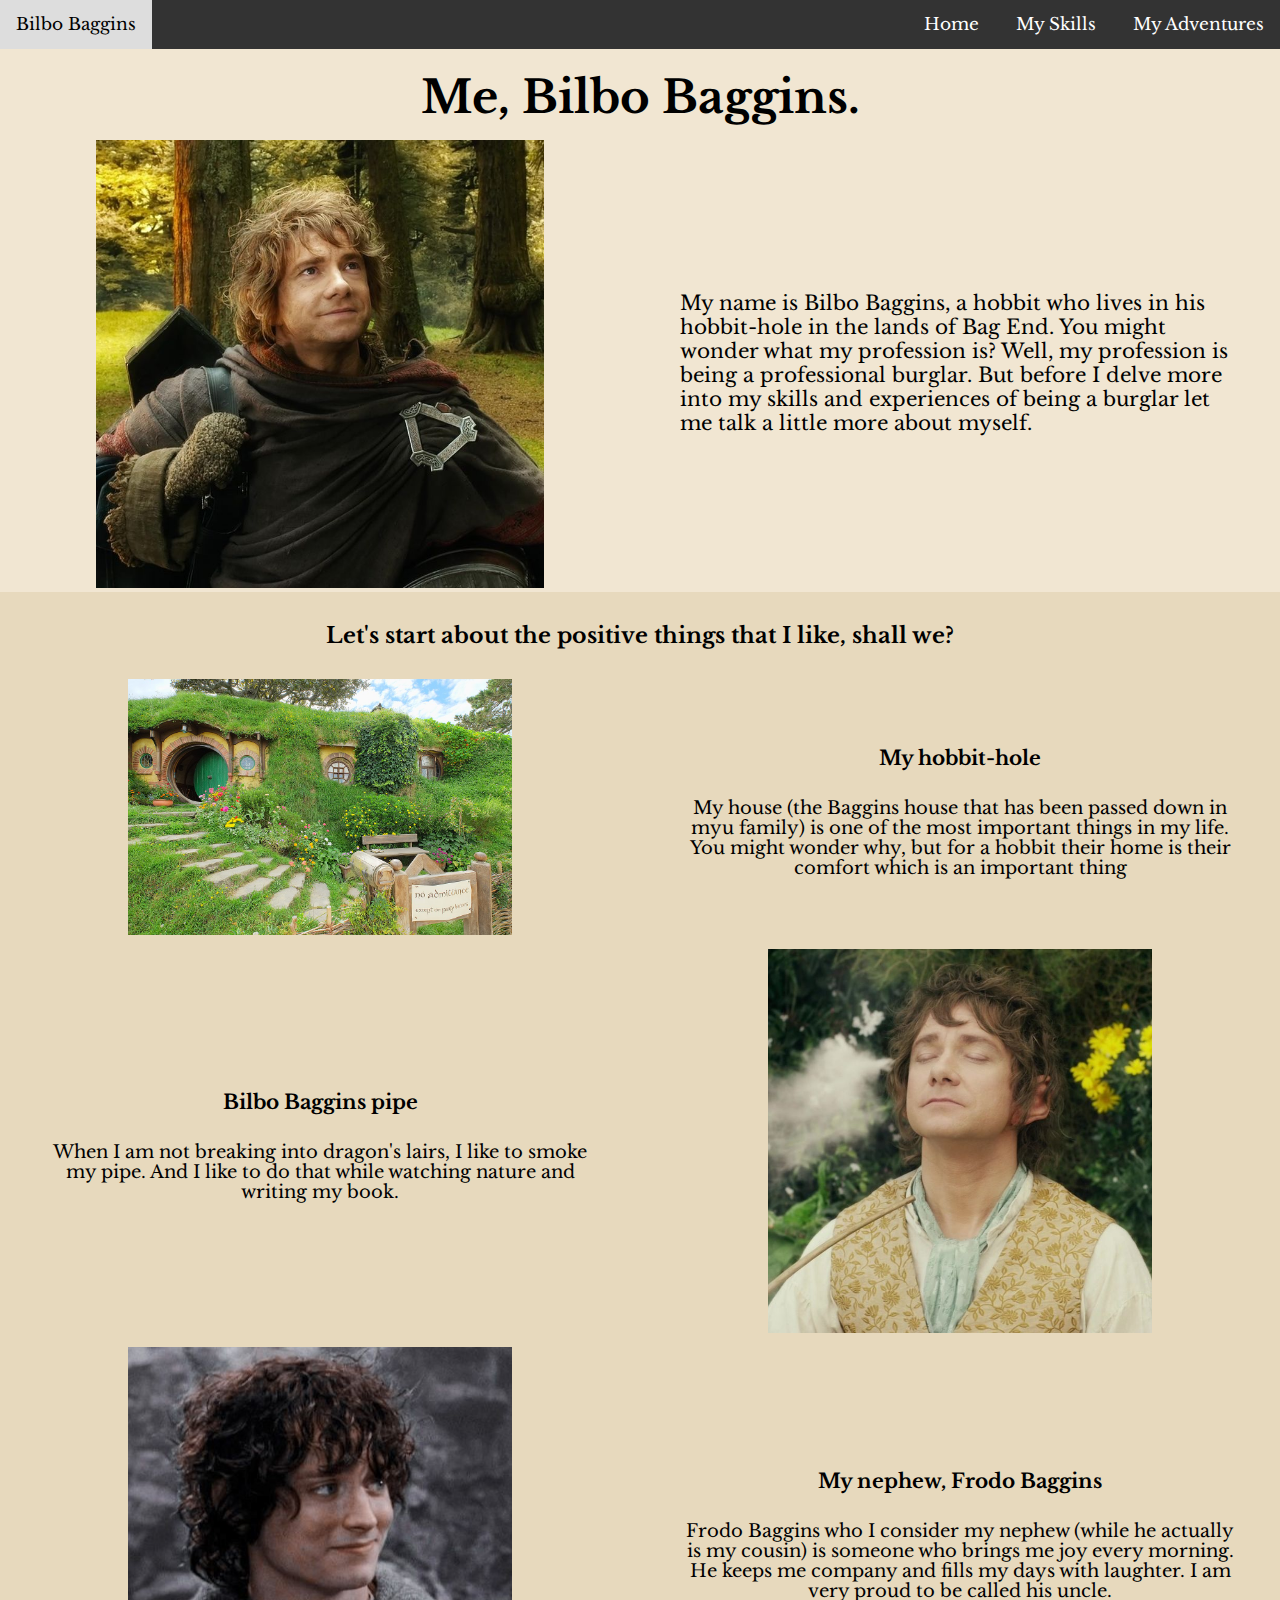
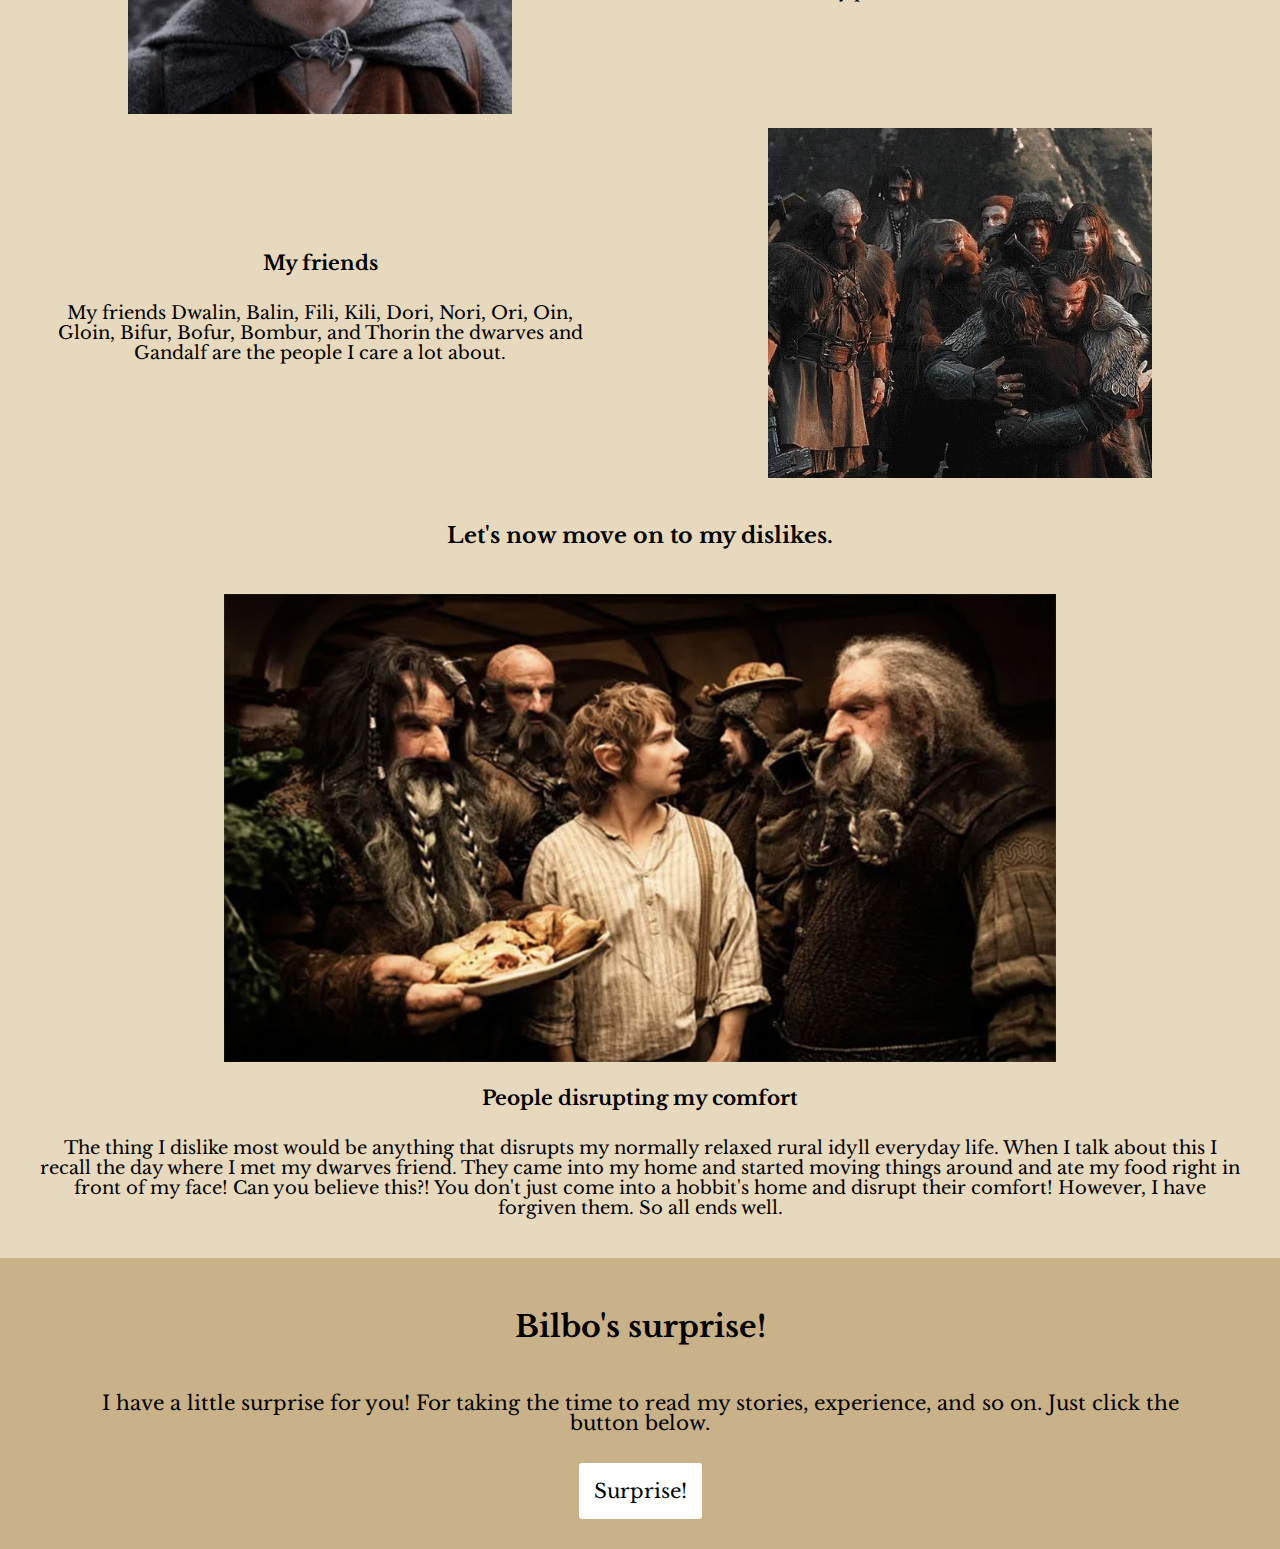
<file: index.html>
<!DOCTYPE html>
<html lang="en">
	<head>
		<meta charset="UTF-8" />
		<meta http-equiv="X-UA-Compatible" content="IE=edge" />
		<meta name="viewport" content="width=device-width, initial-scale=1.0" />
		<link
			rel="stylesheet"
			href="https://cdnjs.cloudflare.com/ajax/libs/font-awesome/4.7.0/css/font-awesome.min.css"
		/>
		<link rel="stylesheet" href="style.css" />
		<title>Bilbo Baggins</title>
		<meta name="description" content="hier de info" />
	</head>

	<body class="index-body">
		<!-- Begin hamburger menu -->
		<div class="topnav">
			<a href="#home" class="active"> Bilbo Baggins</a>
			<div id="myLinks">
				<a href="index.html">Home</a>
				<a href="my-skills.html">My Skills</a>
				<a href="my-adventures.html">My Adventures</a>
			</div>
			<a href="javascript:void(0);" class="icon" onclick="myFunction()">
				<i class="fa fa-bars"></i>
			</a>
		</div>

		<script>
			function myFunction() {
				var x = document.getElementById("myLinks");
				if (x.style.display === "block") {
					x.style.display = "none";
				} else {
					x.style.display = "block";
				}
			}
		</script>
		<!-- Einde hamburger menu -->

		<!-- Begin introductie -->
		<header>
			<div class="header-wrapper">
				<div class="introductie-tekst">
					<h1>Me, Bilbo Baggins.</h1>
					<div class="flex">
						<div>
							<img src="images/bilbo-baggins-intro.jpg" class="bilbo-pic" />
						</div>
						<div class="text">
							<p>
								My name is Bilbo Baggins, a hobbit who lives in his hobbit-hole
								in the lands of Bag End. You might wonder what my profession is?
								Well, my profession is being a professional burglar. But before
								I delve more into my skills and experiences of being a burglar
								let me talk a little more about myself.
							</p>
						</div>
					</div>
				</div>
			</div>
		</header>
		<!-- Einde introductie -->

		<!-- Extra informatie over Bilbo -->
		<div class="wrapper">
			<div class="information">
				<div class="informatie-Bilbo">
					<h2>Let's start about the positive things that I like, shall we?</h2>
				</div>

				<div class="item">
					<div>
						<img src="images/hobbit-house.jpg" class="hobbit-house-pic" />
					</div>
					<div class="text2">
						<h3>My hobbit-hole</h3>
						<p>
							My house (the Baggins house that has been passed down in myu
							family) is one of the most important things in my life. You might
							wonder why, but for a hobbit their home is their comfort which is
							an important thing
						</p>
					</div>
				</div>

				<div class="item flip">
					<div>
						<img src="images/bilbo-with-pipe.jpg" class="pipe-pic" />
					</div>
					<div class="text3">
						<h3>Bilbo Baggins pipe</h3>
						<p>
							When I am not breaking into dragon's lairs, I like to smoke my
							pipe. And I like to do that while watching nature and writing my
							book.
						</p>
					</div>
				</div>

				<div class="item">
					<div>
						<img src="images/frodo-baggins.jpg" class="frodo-pic" />
					</div>
					<div class="text4">
						<h3>My nephew, Frodo Baggins</h3>
						<p>
							Frodo Baggins who I consider my nephew (while he actually is my
							cousin) is someone who brings me joy every morning. He keeps me
							company and fills my days with laughter. I am very proud to be
							called his uncle.
						</p>
					</div>
				</div>

				<div class="item flip">
					<div>
						<img
							src="images/bilbo-with-dwarves.jpg"
							class="bilbo-dwarves-pic"
						/>
					</div>
					<div class="text5">
						<h3>My friends</h3>
						<p>
							My friends Dwalin, Balin, Fili, Kili, Dori, Nori, Ori, Oin, Gloin,
							Bifur, Bofur, Bombur, and Thorin the dwarves and Gandalf are the
							people I care a lot about.
						</p>
					</div>
				</div>
			</div>

			<div class="informatie-Bilbo">
				<h2>Let's now move on to my dislikes.</h2>
			</div>

			<div class="item2">
				<img src="images/dwarves-stealing-food.jpg" class="bilbo-food-pic" />
				<h3>People disrupting my comfort</h3>
				<p>
					The thing I dislike most would be anything that disrupts my normally
					relaxed rural idyll everyday life. When I talk about this I recall the
					day where I met my dwarves friend. They came into my home and started
					moving things around and ate my food right in front of my face! Can
					you believe this?! You don't just come into a hobbit's home and
					disrupt their comfort! However, I have forgiven them. So all ends
					well.
				</p>
			</div>
		</div>

		<div class="footer">
			<div class="footer-wrapper">
				<h4>Bilbo's surprise!</h4>
				<p>
					I have a little surprise for you! For taking the time to read my
					stories, experience, and so on. Just click the button below.
				</p>
				<a href="https://www.youtube.com/watch?v=TcYTMbtE7AI" class="surprise"
					>Surprise!</a
				>
			</div>
		</div>
	</body>
</html>
</file>
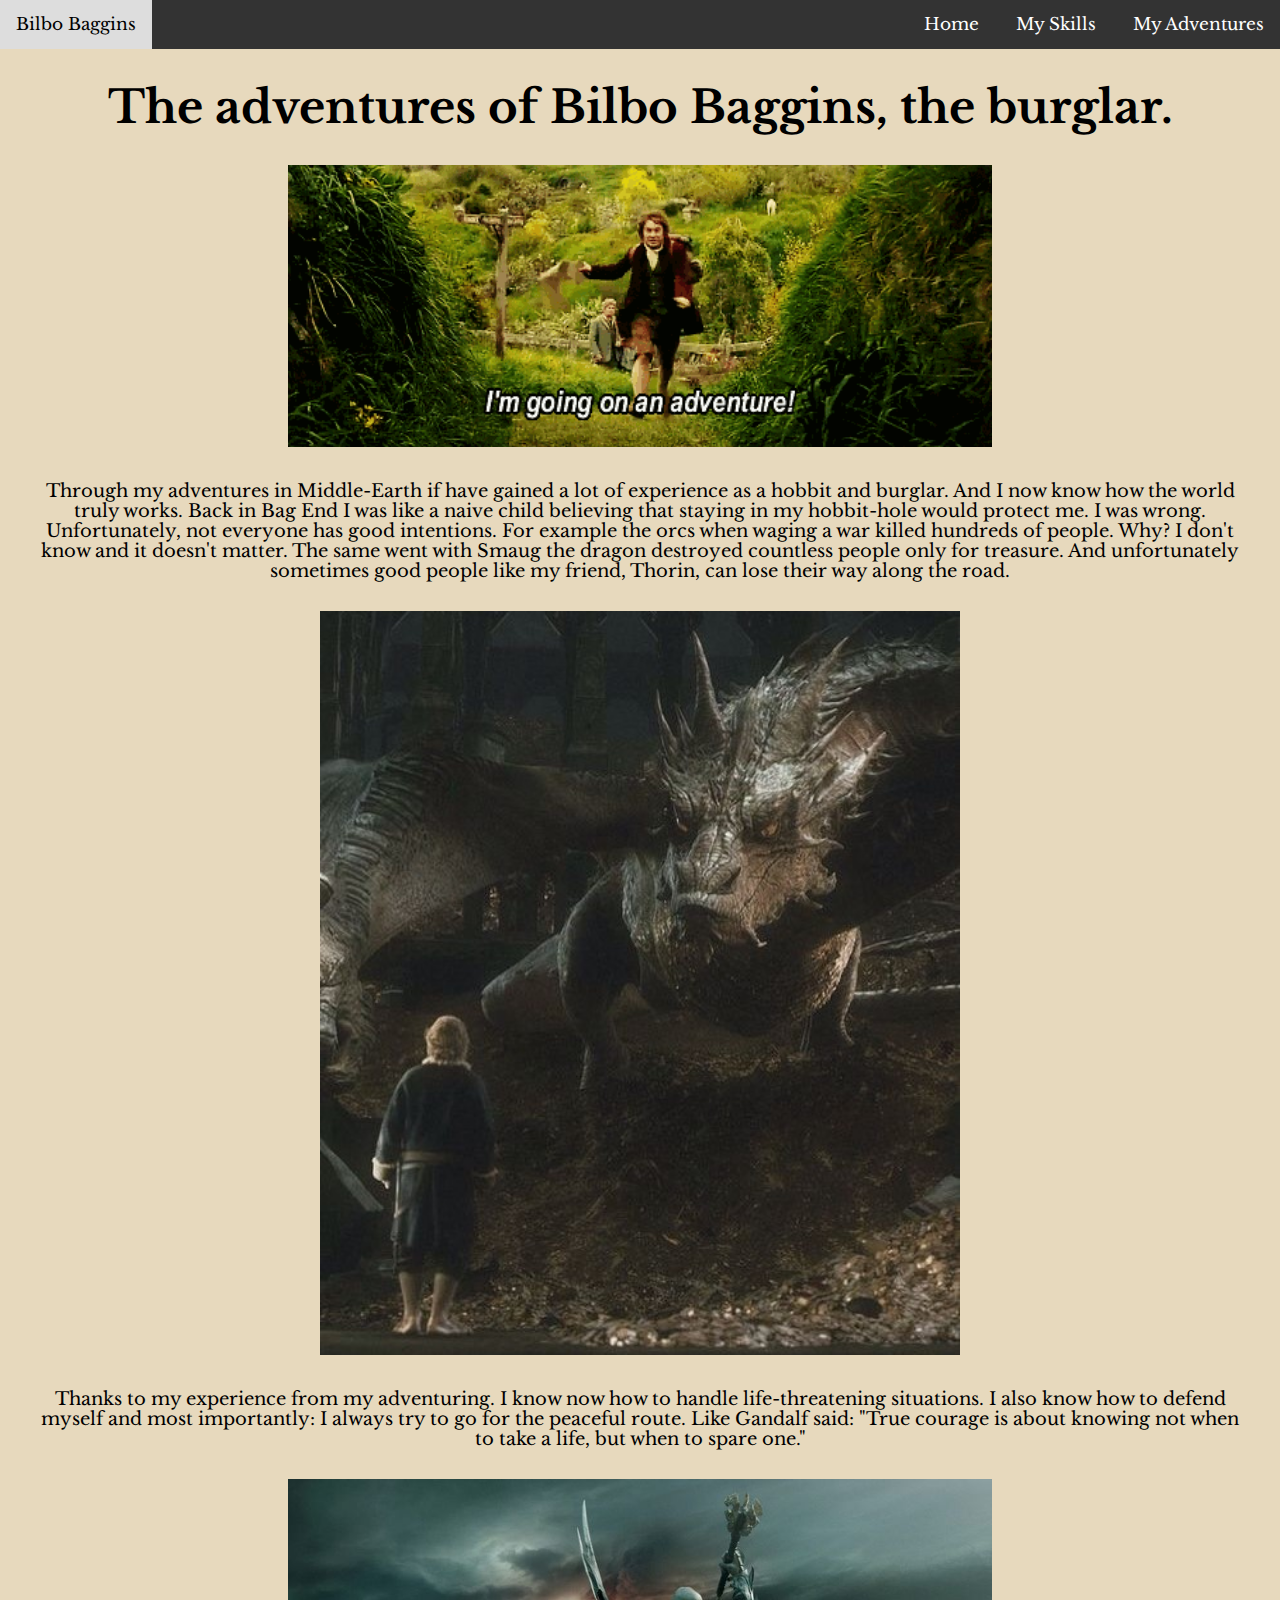
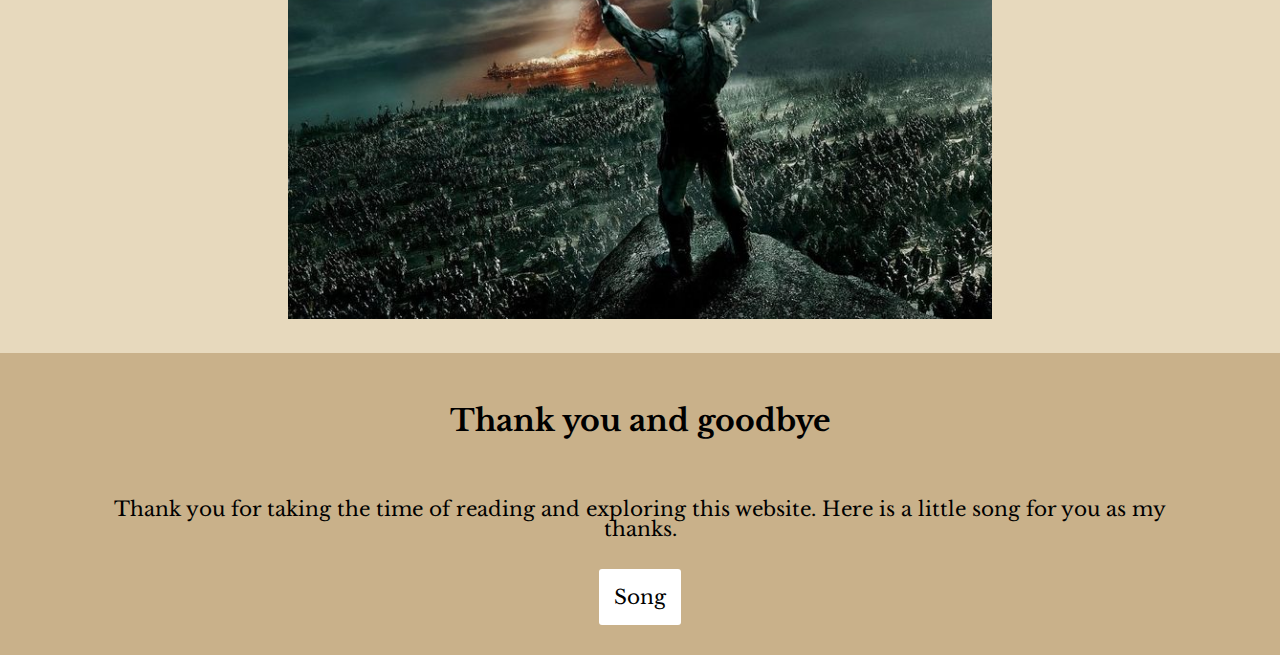
<file: my-adventures.html>
<!DOCTYPE html>
<html lang="en">
	<head>
		<meta charset="UTF-8" />
		<meta name="viewport" content="width=device-width, initial-scale=1.0" />
		<link
			rel="stylesheet"
			href="https://cdnjs.cloudflare.com/ajax/libs/font-awesome/4.7.0/css/font-awesome.min.css"
		/>
		<link rel="stylesheet" href="style.css" />
		<title>Bilbo Baggins</title>
	</head>

	<body class="adventures-body">
		<!-- Begin hamburger menu -->
		<div class="topnav">
			<a href="#home" class="active">Bilbo Baggins</a>
			<div id="myLinks">
				<a href="index.html">Home</a>
				<a href="my-skills.html">My Skills</a>
				<a href="my-adventures.html">My Adventures</a>
			</div>
			<a href="javascript:void(0);" class="icon" onclick="myFunction()">
				<i class="fa fa-bars"></i>
			</a>
		</div>

		<script>
			function myFunction() {
				var x = document.getElementById("myLinks");
				if (x.style.display === "block") {
					x.style.display = "none";
				} else {
					x.style.display = "block";
				}
			}
		</script>
		<!-- Einde hamburger menu -->

		<header>
			<div class="wrapper">
				<h1>The adventures of Bilbo Baggins, the burglar.</h1>
				<div>
					<img src="images/bilbo-adventure.gif" class="bilbo-adventure-pic" />
				</div>
				<p>
					Through my adventures in Middle-Earth if have gained a lot of
					experience as a hobbit and burglar. And I now know how the world truly
					works. Back in Bag End I was like a naive child believing that staying
					in my hobbit-hole would protect me. I was wrong. Unfortunately, not
					everyone has good intentions. For example the orcs when waging a war
					killed hundreds of people. Why? I don't know and it doesn't matter.
					The same went with Smaug the dragon destroyed countless people only
					for treasure. And unfortunately sometimes good people like my friend,
					Thorin, can lose their way along the road.
				</p>
			</div>
		</header>

		<div class="wrapper">
			<div>
				<img src="images/bilbo-smaug.jpg" class="smaug-pic" />
			</div>
			<p>
				Thanks to my experience from my adventuring. I know now how to handle
				life-threatening situations. I also know how to defend myself and most
				importantly: I always try to go for the peaceful route. Like Gandalf
				said: "True courage is about knowing not when to take a life, but when
				to spare one."
			</p>
			<div>
				<img src="images/orc-army.jpg" class="orc-army-pic" />
			</div>
		</div>

		<div class="footer">
			<div class="footer-wrapper">
				<h4>Thank you and goodbye</h4>
				<p>
					Thank you for taking the time of reading and exploring this website.
					Here is a little song for you as my thanks.
				</p>
				<a href="https://www.youtube.com/watch?v=q8ir8rVl2Z4" class="surprise"
					>Song</a
				>
			</div>
		</div>
	</body>
</html>
</file>
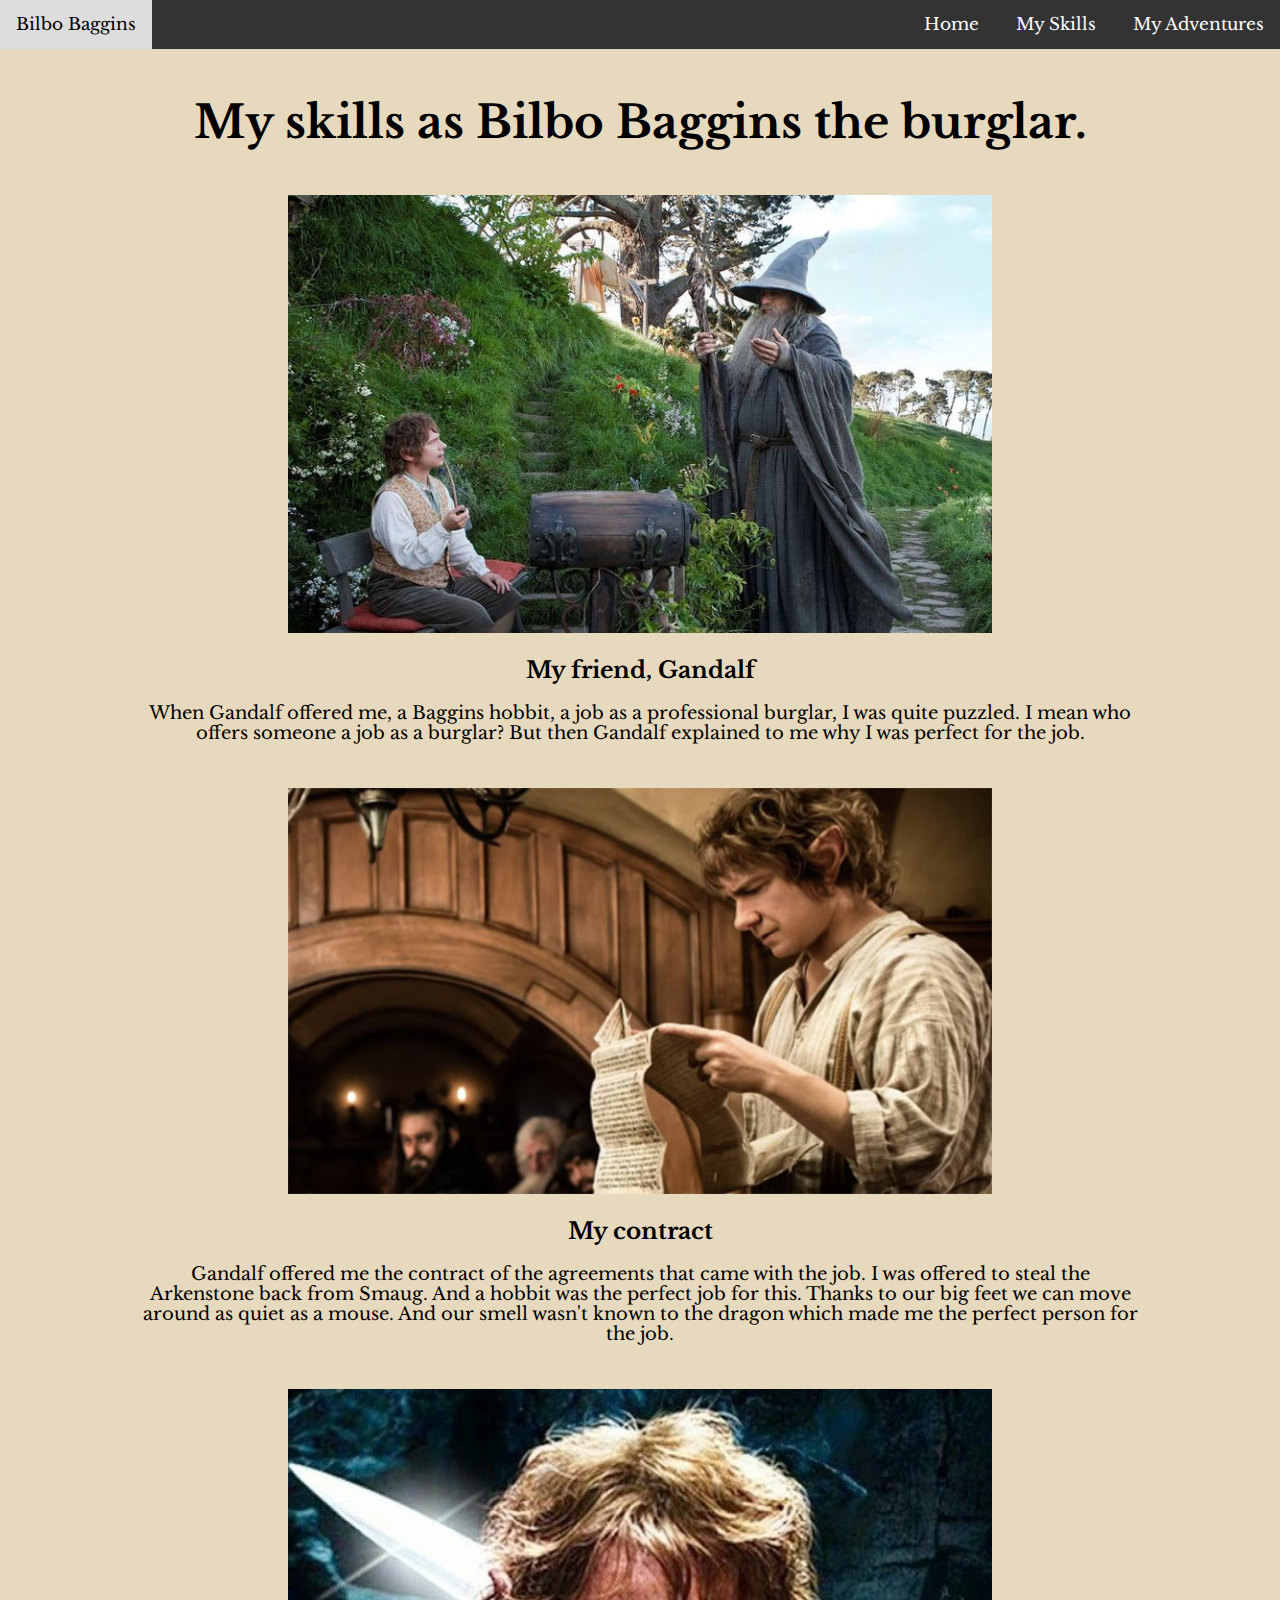
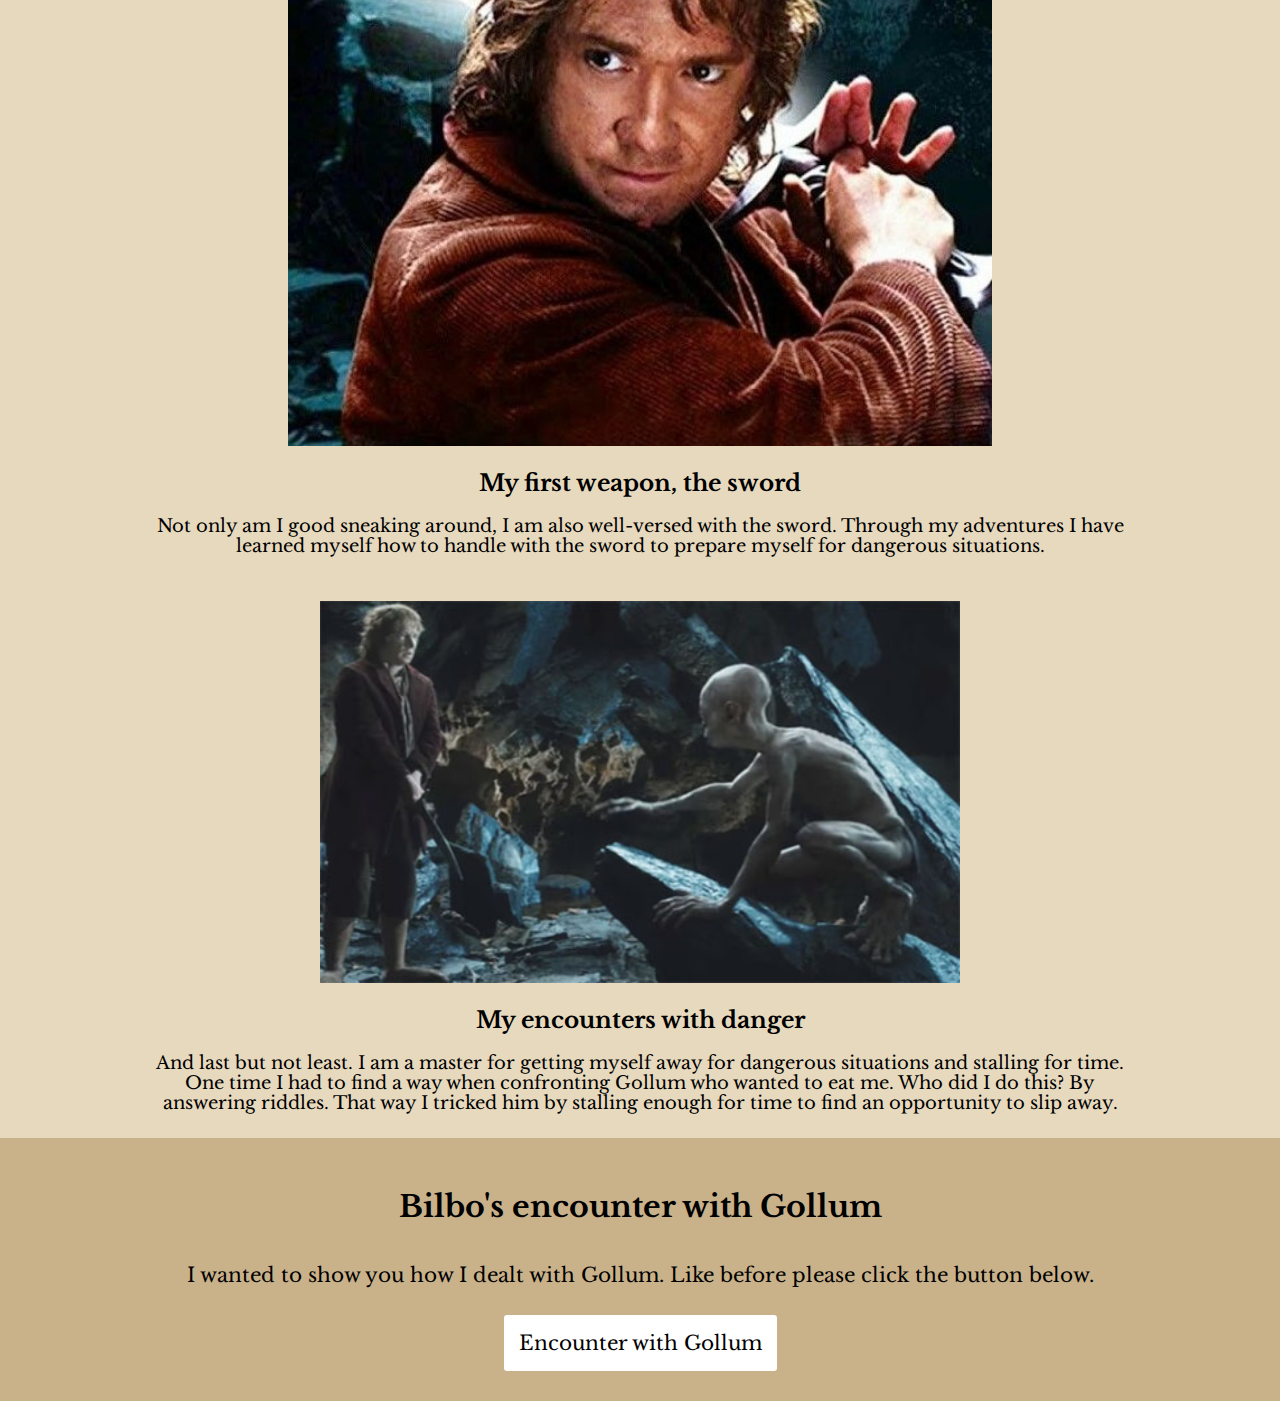
<file: my-skills.html>
<!DOCTYPE html>
<html lang="en">
	<head>
		<meta charset="UTF-8" />
		<meta name="viewport" content="width=device-width, initial-scale=1.0" />
		<link
			rel="stylesheet"
			href="https://cdnjs.cloudflare.com/ajax/libs/font-awesome/4.7.0/css/font-awesome.min.css"
		/>
		<link rel="stylesheet" href="style.css" />

		<title>Bilbo Baggins</title>
	</head>

	<body class="skills-body">
		<!-- Begin hamburger menu -->
		<div class="topnav">
			<a href="#home" class="active">Bilbo Baggins</a>
			<div id="myLinks">
				<a href="index.html">Home</a>
				<a href="my-skills.html">My Skills</a>
				<a href="my-adventures.html">My Adventures</a>
			</div>
			<a href="javascript:void(0);" class="icon" onclick="myFunction()">
				<i class="fa fa-bars"></i>
			</a>
		</div>

		<script>
			function myFunction() {
				var x = document.getElementById("myLinks");
				if (x.style.display === "block") {
					x.style.display = "none";
				} else {
					x.style.display = "block";
				}
			}
		</script>
		<!-- Einde hamburger menu -->

		<header>
			<div class="wrapper">
				<div class="intro-skills">
					<h1>My skills as Bilbo Baggins the burglar.</h1>
				</div>
			</div>
		</header>

		<div class="wrapper">
			<div class="itemSkills">
				<div>
					<img src="images/bilbo-gandalf.jpg" class="bilbo-gandalf-pic" />
				</div>
				<h2>My friend, Gandalf</h2>
				<p>
					When Gandalf offered me, a Baggins hobbit, a job as a professional
					burglar, I was quite puzzled. I mean who offers someone a job as a
					burglar? But then Gandalf explained to me why I was perfect for the
					job.
				</p>
			</div>

			<div class="itemSkills">
				<div>
					<img src="images/bilbo-contract.jpg" class="bilbo-contract-pic" />
				</div>
				<h2>My contract</h2>
				<p>
					Gandalf offered me the contract of the agreements that came with the
					job. I was offered to steal the Arkenstone back from Smaug. And a
					hobbit was the perfect job for this. Thanks to our big feet we can
					move around as quiet as a mouse. And our smell wasn't known to the
					dragon which made me the perfect person for the job.
				</p>
			</div>

			<div class="itemSkills">
				<div>
					<img src="images/bilbo-sword.jpg" class="bilbo-sword-pic" />
				</div>
				<h2>My first weapon, the sword</h2>
				<p>
					Not only am I good sneaking around, I am also well-versed with the
					sword. Through my adventures I have learned myself how to handle with
					the sword to prepare myself for dangerous situations.
				</p>
			</div>

			<div class="itemSkills">
				<div>
					<img src="images/bilbo-gollum.jpg" class="bilbo-gollum-pic" />
				</div>
				<h2>My encounters with danger</h2>
				<p>
					And last but not least. I am a master for getting myself away for
					dangerous situations and stalling for time. One time I had to find a
					way when confronting Gollum who wanted to eat me. Who did I do this?
					By answering riddles. That way I tricked him by stalling enough for
					time to find an opportunity to slip away.
				</p>
			</div>
		</div>

		<div class="footer">
			<div class="footer-wrapper">
				<h4>Bilbo's encounter with Gollum</h4>
				<p>
					I wanted to show you how I dealt with Gollum. Like before please click
					the button below.
				</p>
				<a href="https://www.youtube.com/watch?v=md7EJTuqngI" class="surprise"
					>Encounter with Gollum</a
				>
			</div>
		</div>
	</body>
</html>
</file>
<file: style.css>
@import url("https://fonts.googleapis.com/css2?family=Libre+Baskerville&display=swap");

body {
	font-family: "Libre Baskerville";
}

/*Begin van hamburger menu*/
.mobile-container {
	max-width: 480px;
	margin: auto;
	background-color: #555;
	height: 500px;
	color: white;
	border-radius: 10px;
}

.topnav {
	overflow: hidden;
	background-color: #333;
	position: relative;
}

.topnav #myLinks {
	display: none;
}

.topnav a {
	color: white;
	padding: 14px 16px;
	text-decoration: none;
	font-size: 17px;
	display: block;
}

.topnav a.icon {
	background: black;
	display: block;
	position: absolute;
	right: 0;
	top: 0;
}

.topnav a:hover {
	background-color: #ddd;
	color: black;
}

.active {
	background-color: #a19131;
	color: white;
}
/*Einde van hamburger menu*/

/* Algemene zaken */
p {
	line-height: 17px;
	font-size: 12px;
}

/* Algemene zaken einde */

/* Homepage begin */
.index-body {
	margin: 0;
	text-align: center;
}

.index-body header {
	background-color: #f1e6d2;
}

.index-body .wrapper {
	background-color: #e7d9bd;
}

.introductie-tekst h1,
p {
	font-family: "Libre Baskerville";
	padding: 0 40px 0 40px;
	margin: 0;
}

.index-body h1 {
	padding-top: 20px;
	padding-bottom: 15px;
	font-size: 26px;
}

.index-body p {
	padding-top: 8px;
	padding-bottom: 15px;
}

.index-body .wrapper .informatie-Bilbo h2 {
	font-family: "Libre Baskerville";
	font-size: 22px;
	margin: 0;
	padding-top: 30px;
	padding-bottom: 20px;
	margin-bottom: 10px;
}

.index-body .item h3 {
	font-size: 20px;
}

.index-body img {
	width: 80%;
}

.index-body .item {
	margin-bottom: 10px;
}

.index-body .item2 {
	padding-top: 15px;
	padding-bottom: 25px;
}

.index-body .wrapper .item2 h3 {
	font-size: 20px;
}
/* Homepage end */

/* Skills page begin */
.skills-body {
	margin: 0;
	background-color: #e7d9bd;
	text-align: center;
}

.skills-body img {
	width: 80%;
}

.skills-body h1 {
	padding-top: 15px;
	padding-bottom: 15px;
	font-size: 26px;
	margin-bottom: 10px;
	font-family: "Libre Baskerville";
}

.skills-body h2 {
	font-family: "Libre Baskerville";
	font-size: 20px;
}

.skills-body .wrapper .itemSkills p {
	margin-top: 5px;
	padding-bottom: 25px;
}

.bilbo-sword-pic {
	width: 50%;
}
/* Skills page end */

/* Adventures page begin */
.adventures-body {
	margin: 0;
	background-color: #e7d9bd;
	text-align: center;
}

.adventures-body img {
	width: 80%;
}

.adventures-body h1 {
	font-family: "Libre Baskerville";
	font-size: 20px;
}

.adventures-body .wrapper p {
	padding-top: 20px;
	padding-bottom: 20px;
	margin-top: 10px;
	margin-bottom: 10px;
}

.orc-army-pic {
	/* vertical-align: middle; */
	padding-bottom: 30px;
}
/* Adventures page end */

/* Footer begin*/
.footer a {
	font-size: 20px;
	line-height: 26px;
	padding: 15px;
	border-radius: 3px;
	text-decoration: 3px;
	color: black;
	background-color: #fff;
	margin-bottom: 10px;
	font-family: "Libre Baskerville";
	/*mobile version*/
	display: inline-block;
}

.footer a:hover {
	background-color: #d3debc;
}

.footer {
	display: inline-block;
	width: calc(100% - 120px);
	background-color: #c9b18a;
	text-align: center;
	padding: 0 60px 20px 60px;
}

.footer h4 {
	font-family: "Libre Baskerville";
	padding-top: 10px;
	font-size: 18px;
}

.footer p {
	font-size: 12px;
}

.footer .wrapper {
	background-color: blanchedalmond;
}
/*Footer end*/

/* Computer versie */
@media (min-width: 480px) {
	.topnav {
		text-align: left;
	}
	.topnav a {
		display: inline-block;
	}

	.topnav #myLinks {
		display: inline-block !important;
		float: right;
	}

	.topnav a.icon {
		display: none;
	}

	.index-body h1 {
		font-size: 45px;
	}

	.index-body .header-wrapper .introductie-tekst p {
		padding-bottom: 15px;
		font-size: 20px;
		line-height: 24px;
	}

	.flex {
		display: flex;
		align-items: center;
	}

	.flex div {
		flex: 1;
	}

	.flex .text {
		text-align: left;
	}

	.flex div img {
		width: 70%;
	}

	.index-body .wrapper h2 {
		padding-top: 15px;
		padding-bottom: 15px;
		font-size: 25px;
	}

	.index-body .wrapper h3 {
		font-size: 20px;
	}

	.index-body .hobbit-house-pic {
		width: 30%;
	}

	.index-body .pipe-pic {
		width: 25%;
	}

	.index-body .frodo-pic {
		width: 25%;
	}

	.index-body .bilbo-dwarves-pic {
		width: 30%;
	}

	.item {
		display: flex;
		align-items: center;
	}

	.item .hobbit-house-pic {
		width: 60%;
	}

	p {
		line-height: 20px;
		font-size: 18px;
	}

	.item .pipe-pic {
		width: 60%;
	}

	.item .frodo-pic {
		width: 60%;
	}

	.item .bilbo-dwarves-pic {
		width: 60%;
	}

	.information {
		display: flex;
		flex-wrap: wrap;
	}

	.information div {
		width: 100%;
	}

	.information .flip div:nth-child(1) {
		order: 2;
	}

	.information .flip div:nth-child(2) {
		order: 1;
	}

	.index-body h2 {
		font-size: 25px;
	}

	.index-body h3 {
		font-size: 20px;
	}

	.item2 .bilbo-food-pic {
		width: 65%;
	}

	.wrapper h3 {
		font-size: 23px;
	}

	.skills-body h1 {
		font-size: 45px;
	}

	.skills-body h2 {
		font-size: 23px;
	}

	.skills-body p {
		display: table;
		margin: auto;
		inline-size: 1000px;
	}

	.skills-body .bilbo-gandalf-pic {
		padding-top: 20px;
		width: 55%;
	}

	.skills-body .bilbo-contract-pic {
		padding-top: 20px;
		width: 55%;
	}

	.skills-body .bilbo-sword-pic {
		padding-top: 20px;
		width: 55%;
	}

	.skills-body .bilbo-gollum-pic {
		padding-top: 20px;
		width: 50%;
	}

	.adventures-body h1 {
		font-size: 45px;
	}

	.adventures-body p {
		padding-top: 20px;
		padding-bottom: 20px;
	}

	.adventures-body .itemSkills {
		padding-bottom: 20px;
	}

	.adventures-body .bilbo-adventure-pic {
		width: 55%;
	}

	.adventures-body .smaug-pic {
		width: 50%;
	}

	.adventures-body .orc-army-pic {
		width: 55%;
	}

	.footer h4 {
		font-size: 30px;
	}
	.footer p {
		font-size: 20px;
		padding-bottom: 30px;
	}
}
</file>
